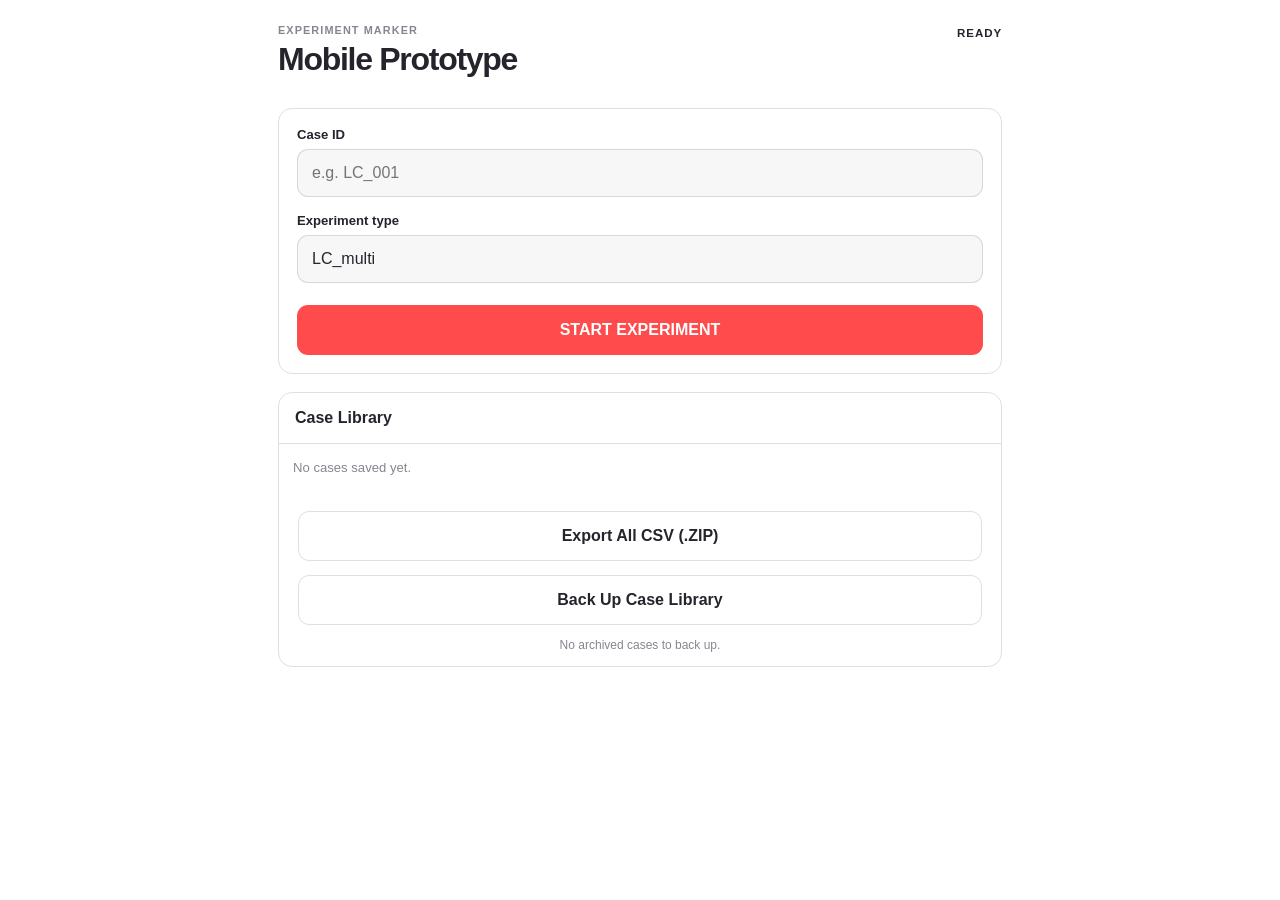
<file: index.html>
<!DOCTYPE html>
<html lang="en">
    <head>
        <meta charset="UTF-8">
        <meta name="viewport" content="width=device-width, initial-scale=1.0, viewport-fit=cover">
        <title>Experiment Marker</title>
        <meta name="theme-color" content="#ff4b4b">
        <link rel="manifest" href="manifest.json">
        <link rel="stylesheet" href="style.css">
    </head>
    <body>
        <main class="app">
            <header class="header">
                <div>
                    <div class="eyebrow">EXPERIMENT MARKER</div>
                    <h1>Mobile Prototype</h1>
                </div>
                <div id="statusBadge" class="status-badge">READY</div>
            </header>

            <!-- =================================================== READY =================================================== -->
            <section id="readyView" class="view">
                <div class="panel">
                    <label for="caseIdInput">Case ID</label>
                    <input id="caseIdInput" type="text" placeholder="e.g. LC_001" autocomplete="off">
                    <label for="experimentTypeInput">Experiment type</label>
                    <input id="experimentTypeInput" type="text" value="LC_multi" autocomplete="off">
                    <button id="startButton" class="primary-button" type="button">START EXPERIMENT</button>
                </div>
                <details class="library-shell" open>
                    <summary>
                        Case Library
                        <span id="libraryCount"></span>
                    </summary>
                    <div id="caseLibrary" class="case-library"></div>
                    <button id="exportAllCsvButton" class="secondary-button" type="button">Export All CSV (.ZIP)</button>
                    <button id="backupLibraryButton" class="secondary-button export-button" type="button">Back Up Case Library</button>
                    <div id="libraryBackupStatus" class="export-note">Archived cases only. The current working case is not included.</div>
                </details>
            </section>

            <!-- =================================================== RUNNING =================================================== -->
            <section id="runningView" class="view hidden">
                <div class="case-strip">
                    <div>
                        <div class="small-label">CASE</div>
                        <div id="runningCaseId" class="case-id"></div>
                    </div>
                    <div class="align-right">
                        <div class="small-label">ACTIVE EVENTS</div>
                        <div id="eventCount" class="count">0</div>
                    </div>
                </div>
                <div class="event-console">
                    <div class="section-title">Mark Event</div>
                    <label for="eventNoteInput">Optional note</label>
                    <input id="eventNoteInput" type="text" placeholder="e.g. difficult trocar, artifact" autocomplete="off">
                    <div id="eventGrid" class="event-grid"></div>
                    <div id="lastRecorded" class="last-recorded hidden">
                        <div>
                            <div class="small-label">LAST ACTIVE EVENT</div>
                            <div id="lastEventName" class="last-event-name"></div>
                        </div>
                        <div id="lastEventElapsed" class="elapsed"></div>
                    </div>
                </div>
                <!-- Calibration -->
                <details class="utility-shell">
                    <summary>Time Calibration</summary>
                    <div class="utility-content">
                        <div class="calibration-grid">
                            <div>
                                <label for="runningReferenceTime">Reference clock</label>
                                <div class="calibration-time-field">
                                    <input id="runningReferenceTime" class="calibration-time-input" type="text" placeholder="HH:MM:SS" autocomplete="off" spellcheck="false">
                                    <button class="calibration-time-trigger" type="button" data-time-target="runningReferenceTime" aria-label="Open time picker">
                                        <svg viewBox="0 0 24 24" aria-hidden="true" focusable="false">
                                            <circle cx="12" cy="12" r="9"></circle>
                                            <path d="M12 7v5l3 2"></path>
                                        </svg>
                                    </button>
                                </div>
                            </div>
                            <div>
                                <label for="runningEegTime">EEG / device clock</label>
                                <div class="calibration-time-field">
                                    <input id="runningEegTime" class="calibration-time-input" type="text" placeholder="HH:MM:SS" autocomplete="off" spellcheck="false">
                                    <button class="calibration-time-trigger" type="button" data-time-target="runningEegTime" aria-label="Open time picker">
                                        <svg viewBox="0 0 24 24" aria-hidden="true" focusable="false">
                                            <circle cx="12" cy="12" r="9"></circle>
                                            <path d="M12 7v5l3 2"></path>
                                        </svg>
                                    </button>
                                </div>
                            </div>
                        </div>
                        <div class="calibration-actions">
                            <button id="runningApplyCalibration" class="utility-button" type="button">Apply Calibration</button>
                            <button id="runningClearCalibration" class="utility-button" type="button">Clear</button>
                        </div>
                        <div id="runningCalibrationStatus" class="calibration-status">Not calibrated</div>
                    </div>
                </details>
                <!-- Timeline -->
                <details class="timeline-shell">
                    <summary>Event Timeline</summary>
                    <div id="timeline" class="timeline"></div>
                </details>
                <div class="correction-actions">
                    <button id="undoButton" class="utility-button" type="button">Undo Last Event</button>
                    <button id="restoreButton" class="utility-button" type="button">Restore</button>
                </div>
                <button id="endButton" class="secondary-button" type="button">End Experiment</button>
            </section>

            <!-- =================================================== COMPLETE =================================================== -->
            <section id="completeView" class="view hidden">
                <div class="complete-card">
                    <div class="small-label">RECORDING COMPLETE</div>
                    <div id="completeCaseId" class="complete-case"></div>
                    <div id="completeSummary" class="complete-summary"></div>
                </div>
                <!-- Calibration -->
                <details class="utility-shell">
                    <summary>Time Calibration</summary>
                    <div class="utility-content">
                        <div class="calibration-grid">
                            <div>
                                <label for="completeReferenceTime">Reference clock</label>
                                <div class="calibration-time-field">
                                    <input id="completeReferenceTime" class="calibration-time-input" type="text" placeholder="HH:MM:SS" autocomplete="off" spellcheck="false">
                                    <button class="calibration-time-trigger" type="button" data-time-target="completeReferenceTime" aria-label="Open time picker">
                                        <svg viewBox="0 0 24 24" aria-hidden="true" focusable="false">
                                            <circle cx="12" cy="12" r="9"></circle>
                                            <path d="M12 7v5l3 2"></path>
                                        </svg>
                                    </button>
                                </div>
                            </div>
                            <div>
                                <label for="completeEegTime">EEG / device clock</label>
                                <div class="calibration-time-field">
                                    <input id="completeEegTime" class="calibration-time-input" type="text" placeholder="HH:MM:SS" autocomplete="off" spellcheck="false">
                                    <button class="calibration-time-trigger" type="button" data-time-target="completeEegTime" aria-label="Open time picker">
                                        <svg viewBox="0 0 24 24" aria-hidden="true" focusable="false">
                                            <circle cx="12" cy="12" r="9"></circle>
                                            <path d="M12 7v5l3 2"></path>
                                        </svg>
                                    </button>
                                </div>
                            </div>
                        </div>
                        <div class="calibration-actions">
                            <button id="completeApplyCalibration" class="utility-button" type="button">Apply Calibration</button>
                            <button id="completeClearCalibration" class="utility-button" type="button">Clear</button>
                        </div>
                        <div id="completeCalibrationStatus" class="calibration-status">Not calibrated</div>
                    </div>
                </details>
                <!-- QC -->
                <div class="complete-section-heading">
                    <div>
                        <div class="small-label">QUALITY CONTROL</div>
                        <div class="section-title compact-title">Event Review</div>
                    </div>
                    <div class="qc-hint">Rename, remove or restore without rewriting event time.</div>
                </div>
                <details class="timeline-shell" open>
                    <summary>Recorded Events</summary>
                    <div id="completeTimeline" class="timeline"></div>
                </details>
                <!-- Export -->
                <div class="finalize-section">
                    <div class="small-label">CASE LIBRARY</div>
                    <div class="section-title compact-title">Archive</div>
                    <button id="saveLibraryButton" class="primary-button export-button" type="button">SAVE TO CASE LIBRARY</button>
                    <div id="librarySaveStatus" class="export-note">Not saved to Case Library.</div>
                    <div class="finalize-divider"></div>
                    <div class="small-label">EXPORT</div>
                    <button id="exportCsvButton" class="secondary-button export-button" type="button">Export CSV</button>
                </div>
                <button id="newCaseButton" class="secondary-button new-case-button" type="button">Discard Case</button>
            </section>
        </main>
        <script src="storage.js"></script>
        <script src="app.js"></script>
        <script>
            if ("serviceWorker" in navigator && !["localhost", "127.0.0.1"].includes(location.hostname)) {
                window.addEventListener("load", () => {
                    navigator.serviceWorker.register("./service-worker.js").then((registration) => {
                        console.log("Experiment Marker service worker registered:", registration.scope);
                    }).catch((error) => {
                        console.error("Service worker registration failed:", error);
                    });
                });
            }
        </script>
    </body>
</html>
</file>
<file: style.css>
:root {
    --accent: #ff4b4b;
    --accent-selected: #c9343c;
    --background: #ffffff;
    --surface: #f7f7f8;
    --text: #24242d;
    --muted: #868690;
    --border: rgba(30, 30, 40, 0.14);
    --radius: 14px;
}

* {
    box-sizing: border-box;
}

body {
    margin: 0;
    background: var(--background);
    color: var(--text);
    font-family: -apple-system, BlinkMacSystemFont, "Segoe UI", sans-serif;
}

button, input {
    font: inherit;
}

button {
    touch-action: manipulation;
}

.app {
    width: min(760px, 100%);
    margin: 0 auto;
    padding: max(24px, env(safe-area-inset-top)) 18px max(40px, env(safe-area-inset-bottom));
}

/* ========================================================= HEADER ========================================================= */

.header {
    display: flex;
    align-items: flex-start;
    justify-content: space-between;
    gap: 20px;
    margin-bottom: 30px;
}

.eyebrow, .small-label {
    font-size: 0.68rem;
    font-weight: 750;
    letter-spacing: 0.10em;
    color: var(--muted);
}

h1 {
    margin: 5px 0 0;
    font-size: 2rem;
    letter-spacing: -0.04em;
}

.status-badge {
    margin-top: 3px;
    font-size: 0.72rem;
    font-weight: 750;
    letter-spacing: 0.08em;
}

/* ========================================================= COMMON ========================================================= */

.hidden {
    display: none !important;
}

.panel, .event-console, .complete-card {
    border: 1px solid var(--border);
    border-radius: var(--radius);
    padding: 18px;
}

label {
    display: block;
    margin: 16px 0 7px;
    font-size: 0.82rem;
    font-weight: 650;
}

label:first-child {
    margin-top: 0;
}

input {
    width: 100%;
    min-height: 48px;
    padding: 0 14px;
    border: 1px solid var(--border);
    border-radius: 11px;
    background: var(--surface);
    color: var(--text);
    outline: none;
    font-size: 16px;
}

input:focus {
    border-color: var(--accent);
}

/* ========================================================= BUTTONS ========================================================= */

.primary-button, .secondary-button {
    width: 100%;
    min-height: 50px;
    border-radius: 11px;
    font-weight: 700;
    cursor: pointer;
}

.primary-button {
    margin-top: 22px;
    border: none;
    background: var(--accent);
    color: white;
}

.secondary-button {
    margin-top: 18px;
    border: 1px solid var(--border);
    background: transparent;
    color: var(--text);
}

.utility-button {
    min-height: 44px;
    padding: 0 14px;
    border: 1px solid var(--border);
    border-radius: 10px;
    background: var(--surface);
    color: var(--text);
    font-weight: 650;
    cursor: pointer;
}

.utility-button:disabled {
    opacity: 0.38;
    cursor: default;
}

.mini-button {
    min-height: 36px;
    padding: 0 12px;
    border: 1px solid var(--border);
    border-radius: 9px;
    background: var(--surface);
    color: var(--text);
    font-size: 0.78rem;
    font-weight: 650;
    cursor: pointer;
}

.mini-button:active, .utility-button:active, .primary-button:active, .secondary-button:active {
    transform: scale(0.98);
}

/* ========================================================= RUNNING ========================================================= */

.case-strip {
    display: flex;
    justify-content: space-between;
    align-items: center;
    margin-bottom: 14px;
    padding: 0 2px;
}

.case-id {
    margin-top: 3px;
    font-size: 1.1rem;
    font-weight: 720;
}

.count {
    margin-top: 3px;
    font-size: 1.05rem;
    font-weight: 700;
}

.align-right {
    text-align: right;
}

.section-title {
    margin-bottom: 16px;
    font-size: 1.35rem;
    font-weight: 760;
    letter-spacing: -0.025em;
}

.compact-title {
    margin: 3px 0 0;
    font-size: 1.12rem;
}

/* ========================================================= EVENT GRID ========================================================= */

.event-grid {
    display: grid;
    grid-template-columns: repeat( 2, minmax(0, 1fr) );
    gap: 10px;
    margin-top: 18px;
}

.event-button {
    min-height: 58px;
    padding: 8px;
    border: none;
    border-radius: 12px;
    background: var(--accent);
    color: white;
    font-size: 0.95rem;
    font-weight: 680;
    cursor: pointer;
    transition: transform 70ms ease, background 100ms ease;
}

.event-button:active {
    transform: scale(0.97);
}

.event-button.selected {
    background: var(--accent-selected);
}

/* ========================================================= LAST RECORDED ========================================================= */

.last-recorded {
    display: flex;
    justify-content: space-between;
    align-items: center;
    gap: 14px;
    margin-top: 18px;
    padding-top: 14px;
    border-top: 1px solid var(--border);
}

.last-event-name {
    margin-top: 3px;
    font-weight: 700;
}

.elapsed {
    font-family: ui-monospace, SFMono-Regular, Menlo, monospace;
    font-weight: 680;
    font-variant-numeric: tabular-nums;
}

/* ========================================================= COLLAPSIBLE SHELLS ========================================================= */

.timeline-shell, .utility-shell {
    margin-top: 14px;
    border: 1px solid var(--border);
    border-radius: var(--radius);
    overflow: hidden;
}

.timeline-shell summary, .utility-shell summary {
    min-height: 50px;
    display: flex;
    align-items: center;
    padding: 0 16px;
    font-weight: 680;
    cursor: pointer;
}

.utility-content {
    padding: 0 14px 14px;
    border-top: 1px solid var(--border);
}

/* ========================================================= CALIBRATION ========================================================= */

.utility-content {
    padding: 16px 14px 16px;
    border-top: 1px solid var(--border);
}

.calibration-grid {
    display: grid;
    grid-template-columns: 1fr;
    gap: 16px;
}

.calibration-grid > div {
    display: flex;
    flex-direction: column;
    gap: 8px;
}

.calibration-grid label {
    margin: 0;
    font-size: 0.82rem;
    font-weight: 650;
    line-height: 1.25;
}

.calibration-actions {
    display: flex;
    gap: 8px;
    margin-top: 16px;
}

.calibration-actions .utility-button:first-child {
    flex: 1;
}

.calibration-status {
    margin-top: 14px;
    padding: 11px 12px;
    border-radius: 10px;
    background: var(--surface);
    color: var(--muted);
    font-size: 0.8rem;
    line-height: 1.45;
}

/* ========================================================= RUNNING CORRECTIONS ========================================================= */

.correction-actions {
    display: grid;
    grid-template-columns: repeat( 2, minmax(0, 1fr) );
    gap: 8px;
    margin-top: 10px;
}

/* ========================================================= TIMELINE ========================================================= */

.timeline {
    padding: 0 14px 14px;
}

.timeline-empty {
    padding: 10px 0;
    color: var(--muted);
    font-size: 0.85rem;
}

.timeline-item {
    padding: 13px 0;
    border-top: 1px solid var(--border);
}

.timeline-main-row {
    display: flex;
    justify-content: space-between;
    align-items: flex-start;
    gap: 16px;
}

.timeline-main {
    min-width: 0;
}

.timeline-item.removed .timeline-main-row {
    opacity: 0.52;
}

.timeline-name-row {
    display: flex;
    align-items: center;
    flex-wrap: wrap;
    gap: 7px;
}

.timeline-name {
    font-weight: 650;
    overflow-wrap: anywhere;
}

.status-chip {
    padding: 2px 6px;
    border: 1px solid var(--border);
    border-radius: 999px;
    font-size: 0.61rem;
    font-weight: 750;
    letter-spacing: 0.06em;
}

.timeline-meta {
    margin-top: 4px;
    color: var(--muted);
    font-size: 0.75rem;
    line-height: 1.5;
}

.timeline-time {
    flex: 0 0 auto;
    font-family: ui-monospace, SFMono-Regular, Menlo, monospace;
    font-size: 0.82rem;
    font-variant-numeric: tabular-nums;
}

.timeline-actions {
    display: flex;
    flex-wrap: wrap;
    gap: 7px;
    margin-top: 10px;
}

/* ========================================================= COMPLETE ========================================================= */

.complete-card {
    margin-bottom: 14px;
}

.complete-case {
    margin-top: 5px;
    font-size: 1.45rem;
    font-weight: 760;
}

.complete-summary {
    margin-top: 8px;
    color: var(--muted);
    font-size: 0.86rem;
}

.complete-section-heading {
    display: flex;
    justify-content: space-between;
    align-items: flex-end;
    gap: 16px;
    margin-top: 26px;
}

.qc-hint {
    max-width: 290px;
    color: var(--muted);
    font-size: 0.76rem;
    line-height: 1.45;
    text-align: right;
}

.finalize-section {
    margin-top: 28px;
    padding-top: 22px;
    border-top: 1px solid var(--border);
}

.export-button {
    margin-top: 14px;
}

.export-note {
    margin-top: 9px;
    color: var(--muted);
    font-size: 0.75rem;
    line-height: 1.45;
}

.new-case-button {
    margin-top: 22px;
}

/* ========================================================= WIDER SCREENS ========================================================= */

@media (min-width: 700px) {
    .event-grid {
        grid-template-columns: repeat( 3, minmax(0, 1fr) );
    }

    .calibration-grid {
        grid-template-columns: repeat( 2, minmax(0, 1fr) );
        gap: 12px;
    }
}

/* ========================================================= PHONE ========================================================= */

@media (max-width: 600px) {
    .complete-section-heading {
        display: block;
    }

    .qc-hint {
        margin-top: 6px;
        max-width: none;
        text-align: left;
    }
}

/* ========================================================= CASE LIBRARY ========================================================= */

.library-shell {
    margin-top: 18px;
    border: 1px solid var(--border);
    border-radius: var(--radius);
    overflow: hidden;
}

.library-shell summary {
    min-height: 50px;
    display: flex;
    align-items: center;
    gap: 6px;
    padding: 0 16px;
    font-weight: 680;
    cursor: pointer;
}

.case-library {
    padding: 0 14px 14px;
    border-top: 1px solid var(--border);
}

.library-empty {
    padding: 16px 0 4px;
    color: var(--muted);
    font-size: 0.82rem;
}

.library-item {
    padding: 14px 0;
    border-bottom: 1px solid var(--border);
}

.library-item:last-child {
    border-bottom: none;
}

.library-top-row {
    display: flex;
    justify-content: space-between;
    align-items: flex-start;
    gap: 14px;
}

.library-case-id {
    font-weight: 720;
}

.library-meta {
    margin-top: 4px;
    color: var(--muted);
    font-size: 0.75rem;
    line-height: 1.45;
}

.library-actions {
    display: flex;
    gap: 7px;
    margin-top: 11px;
}

.finalize-divider {
    margin: 22px 0;
    border-top: 1px solid var(--border);
}

#libraryBackupStatus {
    text-align: center;
    margin: 12px 0 0;
    padding: 0 8px 12px;
}

#backupLibraryButton, #exportAllCsvButton {
    display: block;
    width: calc(100% - 38px);
    margin-inline: auto;
}

/* ========================================================= TIME CALIBRATION — 24-HOUR / MINUTE / SECOND WHEEL ========================================================= */

.calibration-time-field {
    position: relative;
    width: 100%;
    min-width: 0;
}

.calibration-time-field .calibration-time-input {
    display: block;
    width: 100%;
    min-width: 0;
    padding-right: 54px;
    font-variant-numeric: tabular-nums;
}

.calibration-time-input[readonly] {
    cursor: pointer;
    -webkit-user-select: none;
    user-select: none;
}

.calibration-time-trigger {
    position: absolute;
    inset-inline-end: 5px;
    top: 50%;
    transform: translateY(-50%);
    width: 44px;
    height: 44px;
    padding: 12px;
    border: 0;
    border-radius: 10px;
    background: transparent;
    color: var(--muted);
    display: flex;
    align-items: center;
    justify-content: center;
    cursor: pointer;
    touch-action: manipulation;
}

.calibration-time-trigger svg {
    width: 20px;
    height: 20px;
    fill: none;
    stroke: currentColor;
    stroke-width: 1.8;
    stroke-linecap: round;
    stroke-linejoin: round;
}

.calibration-time-trigger:focus-visible, .clock-picker-dialog button:focus-visible, .clock-picker-wheel:focus-visible {
    outline: 2px solid var(--accent);
    outline-offset: 2px;
}

.clock-picker-overlay {
    position: fixed;
    inset: 0;
    z-index: 10000;
    display: flex;
    justify-content: center;
    align-items: center;
    padding: 18px;
    padding-bottom: max(18px, env(safe-area-inset-bottom));
}

.clock-picker-backdrop {
    position: absolute;
    inset: 0;
    background: rgba(20, 20, 28, 0.50);
    -webkit-backdrop-filter: blur(7px);
    backdrop-filter: blur(7px);
    touch-action: none;
}

.clock-picker-dialog {
    position: relative;
    width: min(100%, 410px);
    max-height: min(90vh, 620px);
    overflow-y: auto;
    padding: 20px 18px 18px;
    border: 1px solid rgba(255,255,255,0.6);
    border-radius: 22px;
    background: var(--background);
    box-shadow: 0 18px 60px rgba(0,0,0,0.20);
}

.clock-picker-header {
    display: flex;
    align-items: flex-start;
    justify-content: space-between;
    gap: 12px;
    margin-bottom: 20px;
}

.clock-picker-eyebrow {
    font-size: 0.67rem;
    font-weight: 750;
    letter-spacing: 0.10em;
    color: var(--muted);
}

.clock-picker-header h2 {
    margin: 5px 0 0;
    font-size: 1.25rem;
    letter-spacing: -0.02em;
}

.clock-picker-close {
    display: flex;
    justify-content: center;
    align-items: center;
    flex: 0 0 36px;
    width: 36px;
    height: 36px;
    border: 0;
    border-radius: 50%;
    background: var(--surface);
    color: var(--muted);
    font-size: 1.7rem;
    line-height: 1;
    cursor: pointer;
}

.clock-picker-wheel-labels {
    display: grid;
    grid-template-columns: repeat(3, minmax(0, 1fr));
    text-align: center;
    font-size: 0.68rem;
    letter-spacing: 0.08em;
    font-weight: 700;
    color: var(--muted);
    padding-bottom: 8px;
}

.clock-picker-wheel-group {
    --clock-row-height: 48px;
    position: relative;
    display: grid;
    grid-template-columns: repeat(3, minmax(0, 1fr));
    gap: 5px;
    height: calc(var(--clock-row-height) * 5);
    isolation: isolate;
}

.clock-picker-highlight {
    position: absolute;
    z-index: -1;
    left: 1px;
    right: 1px;
    top: 50%;
    transform: translateY(-50%);
    height: var(--clock-row-height);
    border-radius: 12px;
    background: var(--surface);
    border: 1px solid var(--border);
    pointer-events: none;
}

.clock-picker-wheel {
    height: 100%;
    min-width: 0;
    overflow-x: hidden;
    overflow-y: auto;
    scroll-snap-type: y mandatory;
    overscroll-behavior: contain;
    -webkit-overflow-scrolling: touch;
    scrollbar-width: none;
    touch-action: pan-y;
    text-align: center;
}

.clock-picker-wheel::-webkit-scrollbar {
    display: none;
}

.clock-picker-spacer {
    height: calc(var(--clock-row-height) * 2);
    flex: 0 0 auto;
    pointer-events: none;
}

.clock-picker-option {
    height: var(--clock-row-height);
    display: flex;
    align-items: center;
    justify-content: center;
    scroll-snap-align: center;
    font-size: 1.40rem;
    font-variant-numeric: tabular-nums;
    font-weight: 450;
    color: var(--muted);
    cursor: pointer;
    -webkit-user-select: none;
    user-select: none;
}

.clock-picker-option.selected {
    color: var(--text);
    font-weight: 740;
}

.clock-picker-footer {
    display: grid;
    grid-template-columns: 1fr 1fr;
    gap: 10px;
    margin-top: 22px;
}

.clock-picker-footer button {
    min-height: 48px;
    border-radius: 11px;
    font: inherit;
    font-weight: 700;
    cursor: pointer;
    touch-action: manipulation;
}

.clock-picker-cancel {
    border: 1px solid var(--border);
    color: var(--text);
    background: var(--surface);
}

.clock-picker-confirm {
    border: 1px solid var(--accent);
    color: white;
    background: var(--accent);
}

@media (max-height: 540px) {
    .clock-picker-dialog {
        padding-top: 12px;
        padding-bottom: 12px;
    }

    .clock-picker-header {
        margin-bottom: 8px;
    }

    .clock-picker-footer {
        margin-top: 10px;
    }
}
</file>
